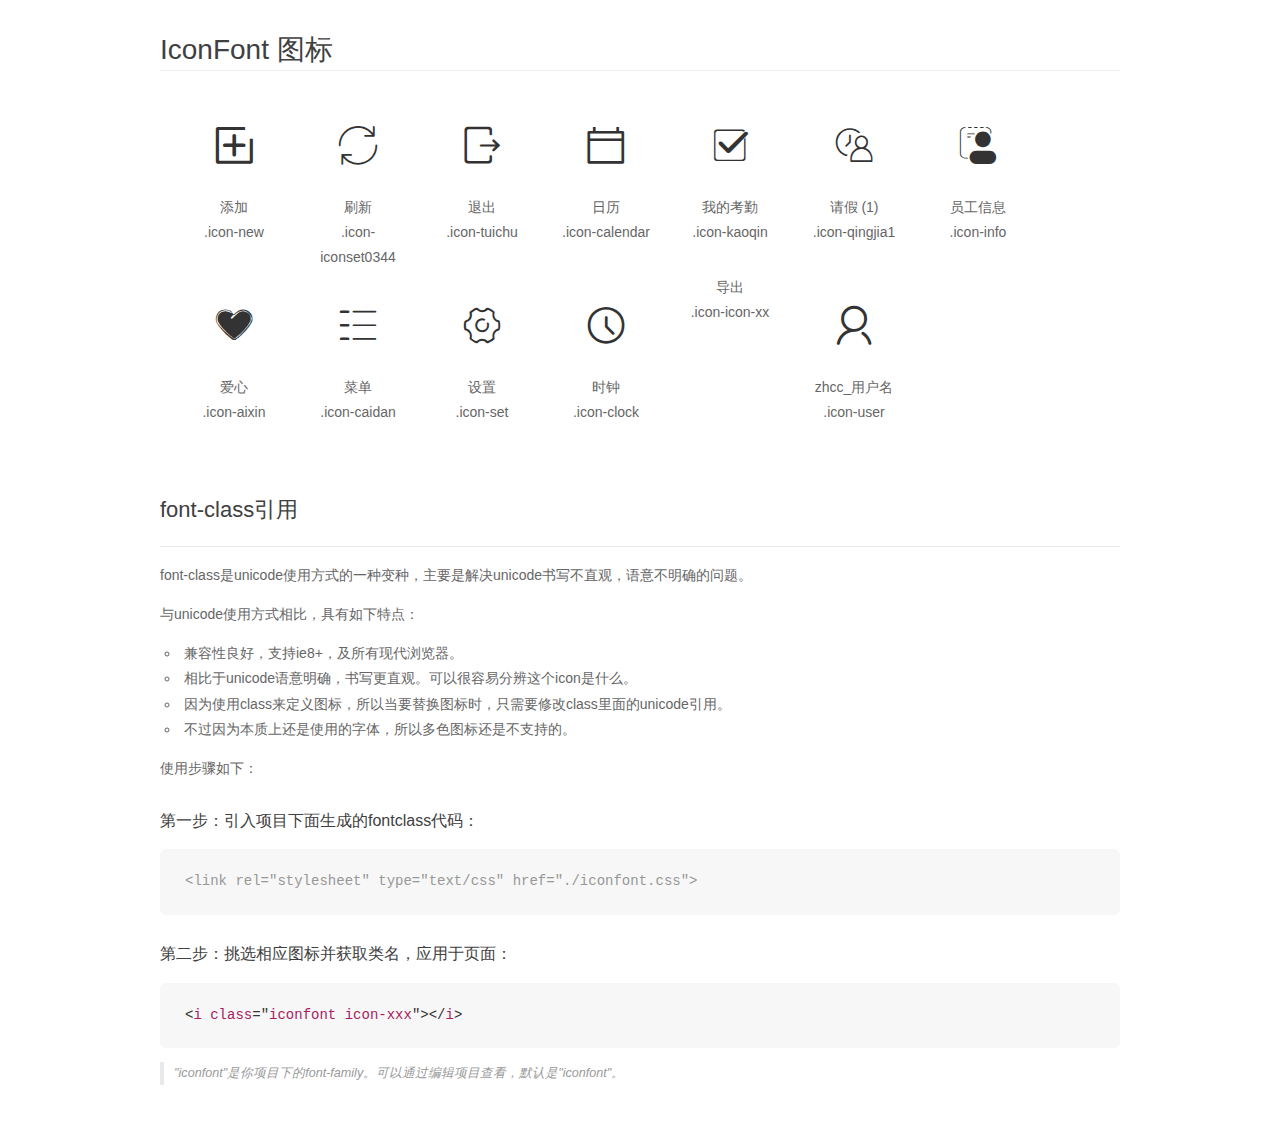
<file: src/main/resources/static/font/demo_fontclass.html>
<!DOCTYPE html>
<html>
<head>
    <meta charset="utf-8"/>
    <title>IconFont</title>
    <link rel="stylesheet" href="demo.css">
    <link rel="stylesheet" href="iconfont.css">
</head>
<body>
    <div class="main markdown">
        <h1>IconFont 图标</h1>
        <ul class="icon_lists clear">
            
                <li>
                <i class="icon iconfont icon-new"></i>
                    <div class="name">添加</div>
                    <div class="fontclass">.icon-new</div>
                </li>
            
                <li>
                <i class="icon iconfont icon-iconset0344"></i>
                    <div class="name">刷新</div>
                    <div class="fontclass">.icon-iconset0344</div>
                </li>
            
                <li>
                <i class="icon iconfont icon-tuichu"></i>
                    <div class="name">退出</div>
                    <div class="fontclass">.icon-tuichu</div>
                </li>
            
                <li>
                <i class="icon iconfont icon-calendar"></i>
                    <div class="name">日历</div>
                    <div class="fontclass">.icon-calendar</div>
                </li>
            
                <li>
                <i class="icon iconfont icon-kaoqin"></i>
                    <div class="name">我的考勤</div>
                    <div class="fontclass">.icon-kaoqin</div>
                </li>
            
                <li>
                <i class="icon iconfont icon-qingjia1"></i>
                    <div class="name">请假 (1)</div>
                    <div class="fontclass">.icon-qingjia1</div>
                </li>
            
                <li>
                <i class="icon iconfont icon-info"></i>
                    <div class="name">员工信息</div>
                    <div class="fontclass">.icon-info</div>
                </li>
            
                <li>
                <i class="icon iconfont icon-aixin"></i>
                    <div class="name">爱心</div>
                    <div class="fontclass">.icon-aixin</div>
                </li>
            
                <li>
                <i class="icon iconfont icon-caidan"></i>
                    <div class="name">菜单</div>
                    <div class="fontclass">.icon-caidan</div>
                </li>
            
                <li>
                <i class="icon iconfont icon-set"></i>
                    <div class="name">设置</div>
                    <div class="fontclass">.icon-set</div>
                </li>
            
                <li>
                <i class="icon iconfont icon-clock"></i>
                    <div class="name">时钟</div>
                    <div class="fontclass">.icon-clock</div>
                </li>
            
                <li>
                <i class="icon iconfont icon-icon-xx"></i>
                    <div class="name">导出</div>
                    <div class="fontclass">.icon-icon-xx</div>
                </li>
            
                <li>
                <i class="icon iconfont icon-user"></i>
                    <div class="name">zhcc_用户名</div>
                    <div class="fontclass">.icon-user</div>
                </li>
            
        </ul>

        <h2 id="font-class-">font-class引用</h2>
        <hr>

        <p>font-class是unicode使用方式的一种变种，主要是解决unicode书写不直观，语意不明确的问题。</p>
        <p>与unicode使用方式相比，具有如下特点：</p>
        <ul>
        <li>兼容性良好，支持ie8+，及所有现代浏览器。</li>
        <li>相比于unicode语意明确，书写更直观。可以很容易分辨这个icon是什么。</li>
        <li>因为使用class来定义图标，所以当要替换图标时，只需要修改class里面的unicode引用。</li>
        <li>不过因为本质上还是使用的字体，所以多色图标还是不支持的。</li>
        </ul>
        <p>使用步骤如下：</p>
        <h3 id="-fontclass-">第一步：引入项目下面生成的fontclass代码：</h3>


        <pre><code class="lang-js hljs javascript"><span class="hljs-comment">&lt;link rel="stylesheet" type="text/css" href="./iconfont.css"&gt;</span></code></pre>
        <h3 id="-">第二步：挑选相应图标并获取类名，应用于页面：</h3>
        <pre><code class="lang-css hljs">&lt;<span class="hljs-selector-tag">i</span> <span class="hljs-selector-tag">class</span>="<span class="hljs-selector-tag">iconfont</span> <span class="hljs-selector-tag">icon-xxx</span>"&gt;&lt;/<span class="hljs-selector-tag">i</span>&gt;</code></pre>
        <blockquote>
        <p>"iconfont"是你项目下的font-family。可以通过编辑项目查看，默认是"iconfont"。</p>
        </blockquote>
    </div>
</body>
</html>
</file>
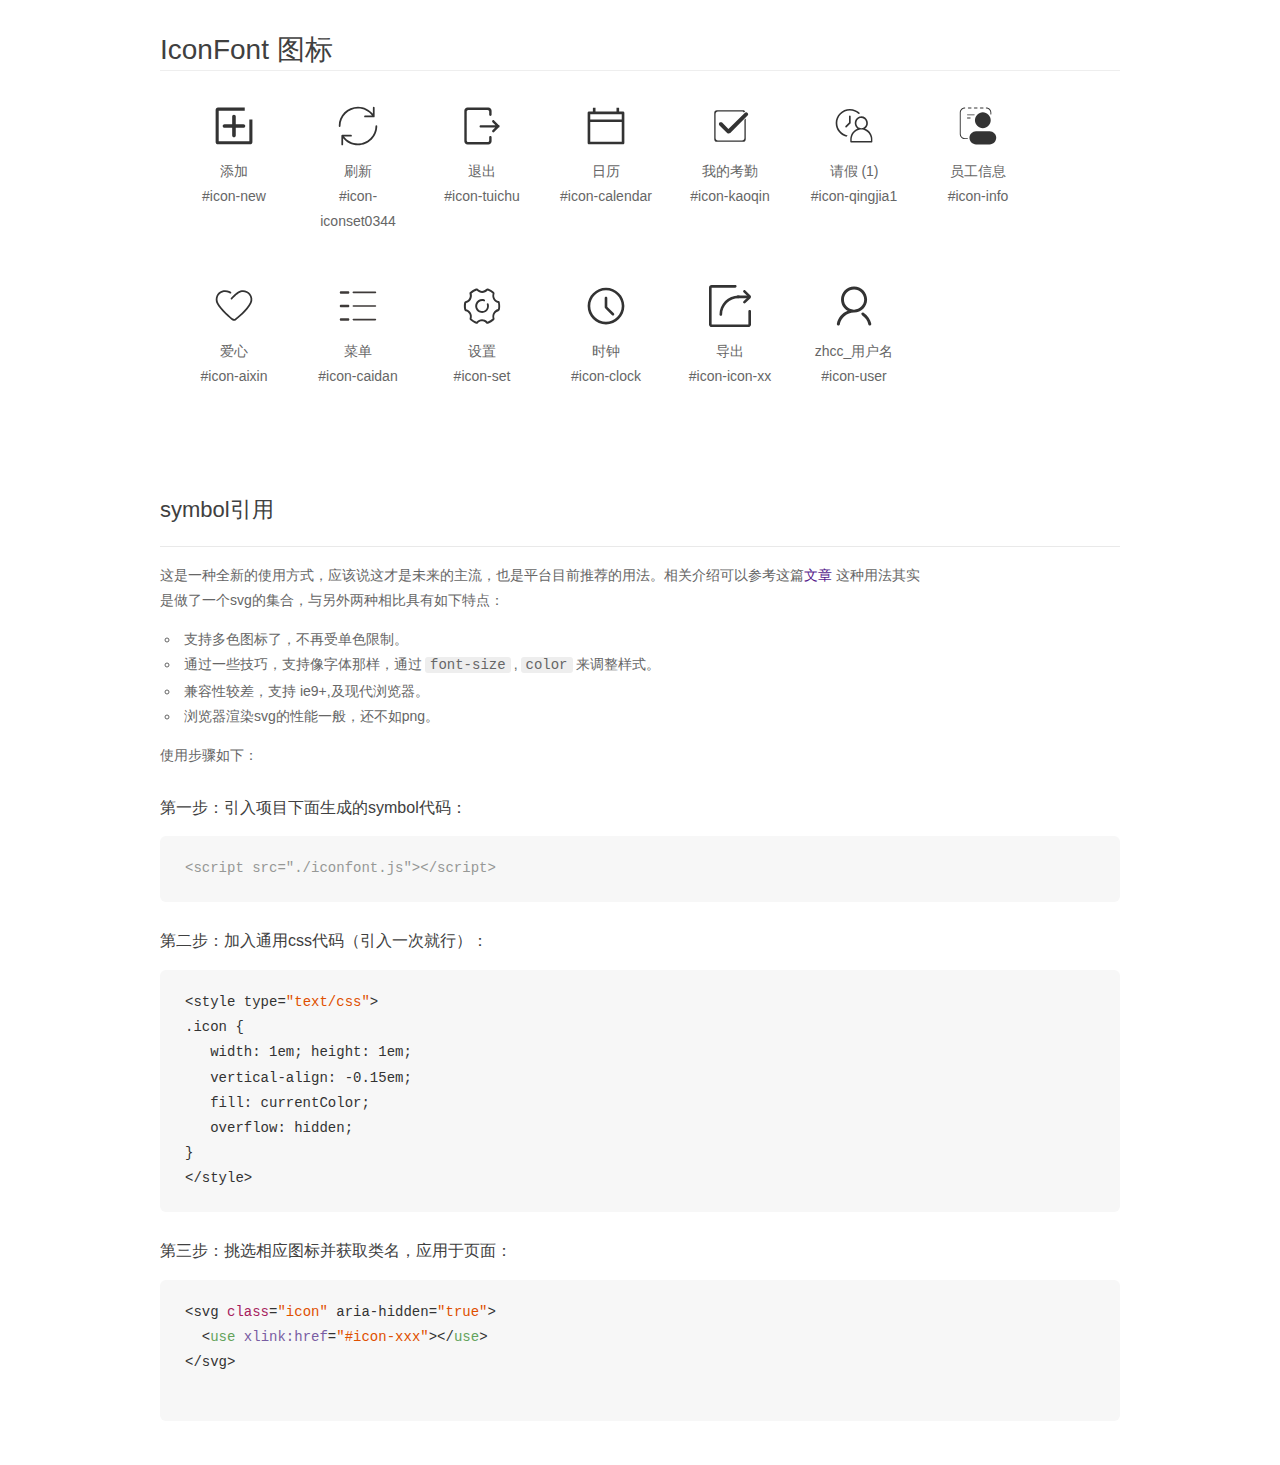
<file: src/main/resources/static/font/demo_symbol.html>
<!DOCTYPE html>
<html>
<head>
    <meta charset="utf-8"/>
    <title>IconFont</title>
    <link rel="stylesheet" href="demo.css">
    <script src="iconfont.js"></script>

    <style type="text/css">
        .icon {
          /* 通过设置 font-size 来改变图标大小 */
          width: 1em; height: 1em;
          /* 图标和文字相邻时，垂直对齐 */
          vertical-align: -0.15em;
          /* 通过设置 color 来改变 SVG 的颜色/fill */
          fill: currentColor;
          /* path 和 stroke 溢出 viewBox 部分在 IE 下会显示
             normalize.css 中也包含这行 */
          overflow: hidden;
        }

    </style>
</head>
<body>
    <div class="main markdown">
        <h1>IconFont 图标</h1>
        <ul class="icon_lists clear">
            
                <li>
                    <svg class="icon" aria-hidden="true">
                        <use xlink:href="#icon-new"></use>
                    </svg>
                    <div class="name">添加</div>
                    <div class="fontclass">#icon-new</div>
                </li>
            
                <li>
                    <svg class="icon" aria-hidden="true">
                        <use xlink:href="#icon-iconset0344"></use>
                    </svg>
                    <div class="name">刷新</div>
                    <div class="fontclass">#icon-iconset0344</div>
                </li>
            
                <li>
                    <svg class="icon" aria-hidden="true">
                        <use xlink:href="#icon-tuichu"></use>
                    </svg>
                    <div class="name">退出</div>
                    <div class="fontclass">#icon-tuichu</div>
                </li>
            
                <li>
                    <svg class="icon" aria-hidden="true">
                        <use xlink:href="#icon-calendar"></use>
                    </svg>
                    <div class="name">日历</div>
                    <div class="fontclass">#icon-calendar</div>
                </li>
            
                <li>
                    <svg class="icon" aria-hidden="true">
                        <use xlink:href="#icon-kaoqin"></use>
                    </svg>
                    <div class="name">我的考勤</div>
                    <div class="fontclass">#icon-kaoqin</div>
                </li>
            
                <li>
                    <svg class="icon" aria-hidden="true">
                        <use xlink:href="#icon-qingjia1"></use>
                    </svg>
                    <div class="name">请假 (1)</div>
                    <div class="fontclass">#icon-qingjia1</div>
                </li>
            
                <li>
                    <svg class="icon" aria-hidden="true">
                        <use xlink:href="#icon-info"></use>
                    </svg>
                    <div class="name">员工信息</div>
                    <div class="fontclass">#icon-info</div>
                </li>
            
                <li>
                    <svg class="icon" aria-hidden="true">
                        <use xlink:href="#icon-aixin"></use>
                    </svg>
                    <div class="name">爱心</div>
                    <div class="fontclass">#icon-aixin</div>
                </li>
            
                <li>
                    <svg class="icon" aria-hidden="true">
                        <use xlink:href="#icon-caidan"></use>
                    </svg>
                    <div class="name">菜单</div>
                    <div class="fontclass">#icon-caidan</div>
                </li>
            
                <li>
                    <svg class="icon" aria-hidden="true">
                        <use xlink:href="#icon-set"></use>
                    </svg>
                    <div class="name">设置</div>
                    <div class="fontclass">#icon-set</div>
                </li>
            
                <li>
                    <svg class="icon" aria-hidden="true">
                        <use xlink:href="#icon-clock"></use>
                    </svg>
                    <div class="name">时钟</div>
                    <div class="fontclass">#icon-clock</div>
                </li>
            
                <li>
                    <svg class="icon" aria-hidden="true">
                        <use xlink:href="#icon-icon-xx"></use>
                    </svg>
                    <div class="name">导出</div>
                    <div class="fontclass">#icon-icon-xx</div>
                </li>
            
                <li>
                    <svg class="icon" aria-hidden="true">
                        <use xlink:href="#icon-user"></use>
                    </svg>
                    <div class="name">zhcc_用户名</div>
                    <div class="fontclass">#icon-user</div>
                </li>
            
        </ul>


        <h2 id="symbol-">symbol引用</h2>
        <hr>

        <p>这是一种全新的使用方式，应该说这才是未来的主流，也是平台目前推荐的用法。相关介绍可以参考这篇<a href="">文章</a>
        这种用法其实是做了一个svg的集合，与另外两种相比具有如下特点：</p>
        <ul>
          <li>支持多色图标了，不再受单色限制。</li>
          <li>通过一些技巧，支持像字体那样，通过<code>font-size</code>,<code>color</code>来调整样式。</li>
          <li>兼容性较差，支持 ie9+,及现代浏览器。</li>
          <li>浏览器渲染svg的性能一般，还不如png。</li>
        </ul>
        <p>使用步骤如下：</p>
        <h3 id="-symbol-">第一步：引入项目下面生成的symbol代码：</h3>
        <pre><code class="lang-js hljs javascript"><span class="hljs-comment">&lt;script src="./iconfont.js"&gt;&lt;/script&gt;</span></code></pre>
        <h3 id="-css-">第二步：加入通用css代码（引入一次就行）：</h3>
        <pre><code class="lang-js hljs javascript">&lt;style type=<span class="hljs-string">"text/css"</span>&gt;
.icon {
   width: <span class="hljs-number">1</span>em; height: <span class="hljs-number">1</span>em;
   vertical-align: <span class="hljs-number">-0.15</span>em;
   fill: currentColor;
   overflow: hidden;
}
&lt;<span class="hljs-regexp">/style&gt;</span></code></pre>
        <h3 id="-">第三步：挑选相应图标并获取类名，应用于页面：</h3>
        <pre><code class="lang-js hljs javascript">&lt;svg <span class="hljs-class"><span class="hljs-keyword">class</span></span>=<span class="hljs-string">"icon"</span> aria-hidden=<span class="hljs-string">"true"</span>&gt;<span class="xml"><span class="hljs-tag">
  &lt;<span class="hljs-name">use</span> <span class="hljs-attr">xlink:href</span>=<span class="hljs-string">"#icon-xxx"</span>&gt;</span><span class="hljs-tag">&lt;/<span class="hljs-name">use</span>&gt;</span>
</span>&lt;<span class="hljs-regexp">/svg&gt;
        </span></code></pre>
    </div>
</body>
</html>
</file>
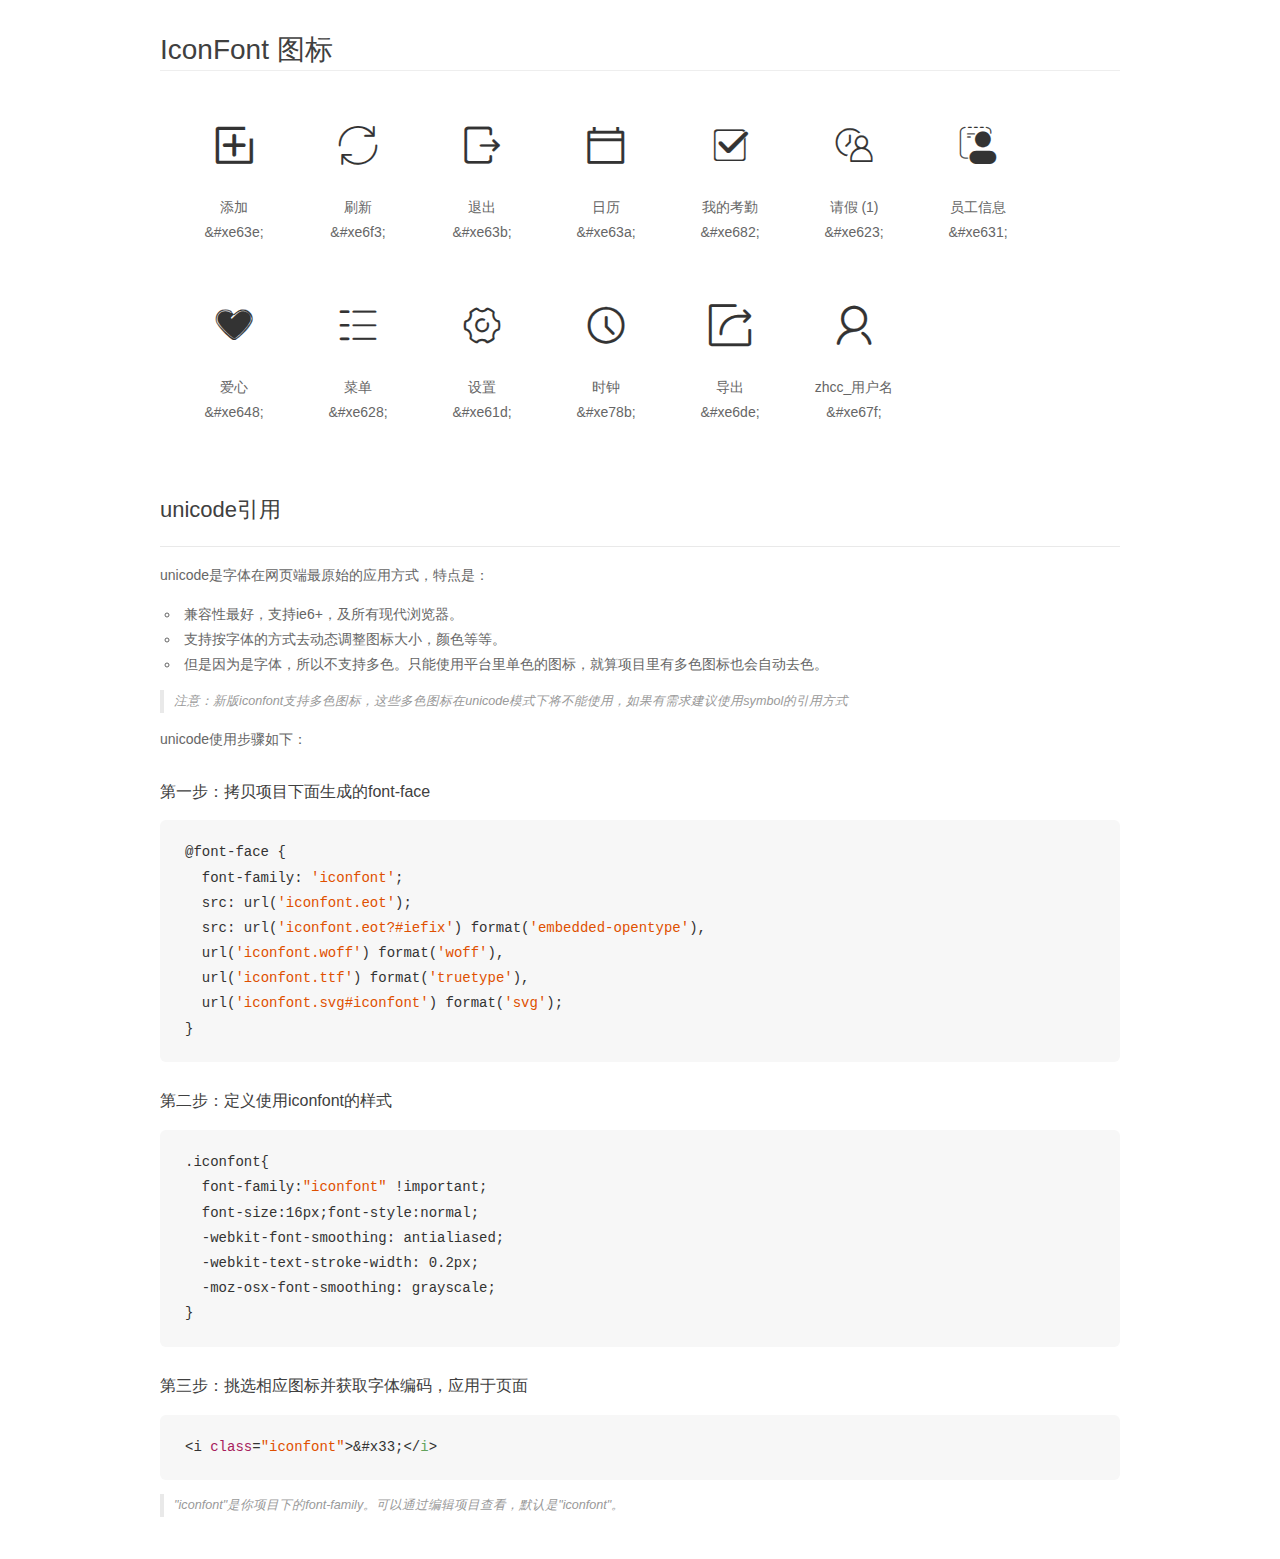
<file: src/main/resources/static/font/demo_unicode.html>
<!DOCTYPE html>
<html>
<head>
    <meta charset="utf-8"/>
    <title>IconFont</title>
    <link rel="stylesheet" href="demo.css">

    <style type="text/css">

        @font-face {font-family: "iconfont";
          src: url('iconfont.eot'); /* IE9*/
          src: url('iconfont.eot#iefix') format('embedded-opentype'), /* IE6-IE8 */
          url('iconfont.woff') format('woff'), /* chrome, firefox */
          url('iconfont.ttf') format('truetype'), /* chrome, firefox, opera, Safari, Android, iOS 4.2+*/
          url('iconfont.svg#iconfont') format('svg'); /* iOS 4.1- */
        }

        .iconfont {
          font-family:"iconfont" !important;
          font-size:16px;
          font-style:normal;
          -webkit-font-smoothing: antialiased;
          -webkit-text-stroke-width: 0.2px;
          -moz-osx-font-smoothing: grayscale;
        }

    </style>
</head>
<body>
    <div class="main markdown">
        <h1>IconFont 图标</h1>
        <ul class="icon_lists clear">
            
                <li>
                <i class="icon iconfont">&#xe63e;</i>
                    <div class="name">添加</div>
                    <div class="code">&amp;#xe63e;</div>
                </li>
            
                <li>
                <i class="icon iconfont">&#xe6f3;</i>
                    <div class="name">刷新</div>
                    <div class="code">&amp;#xe6f3;</div>
                </li>
            
                <li>
                <i class="icon iconfont">&#xe63b;</i>
                    <div class="name">退出</div>
                    <div class="code">&amp;#xe63b;</div>
                </li>
            
                <li>
                <i class="icon iconfont">&#xe63a;</i>
                    <div class="name">日历</div>
                    <div class="code">&amp;#xe63a;</div>
                </li>
            
                <li>
                <i class="icon iconfont">&#xe682;</i>
                    <div class="name">我的考勤</div>
                    <div class="code">&amp;#xe682;</div>
                </li>
            
                <li>
                <i class="icon iconfont">&#xe623;</i>
                    <div class="name">请假 (1)</div>
                    <div class="code">&amp;#xe623;</div>
                </li>
            
                <li>
                <i class="icon iconfont">&#xe631;</i>
                    <div class="name">员工信息</div>
                    <div class="code">&amp;#xe631;</div>
                </li>
            
                <li>
                <i class="icon iconfont">&#xe648;</i>
                    <div class="name">爱心</div>
                    <div class="code">&amp;#xe648;</div>
                </li>
            
                <li>
                <i class="icon iconfont">&#xe628;</i>
                    <div class="name">菜单</div>
                    <div class="code">&amp;#xe628;</div>
                </li>
            
                <li>
                <i class="icon iconfont">&#xe61d;</i>
                    <div class="name">设置</div>
                    <div class="code">&amp;#xe61d;</div>
                </li>
            
                <li>
                <i class="icon iconfont">&#xe78b;</i>
                    <div class="name">时钟</div>
                    <div class="code">&amp;#xe78b;</div>
                </li>
            
                <li>
                <i class="icon iconfont">&#xe6de;</i>
                    <div class="name">导出</div>
                    <div class="code">&amp;#xe6de;</div>
                </li>
            
                <li>
                <i class="icon iconfont">&#xe67f;</i>
                    <div class="name">zhcc_用户名</div>
                    <div class="code">&amp;#xe67f;</div>
                </li>
            
        </ul>
        <h2 id="unicode-">unicode引用</h2>
        <hr>

        <p>unicode是字体在网页端最原始的应用方式，特点是：</p>
        <ul>
        <li>兼容性最好，支持ie6+，及所有现代浏览器。</li>
        <li>支持按字体的方式去动态调整图标大小，颜色等等。</li>
        <li>但是因为是字体，所以不支持多色。只能使用平台里单色的图标，就算项目里有多色图标也会自动去色。</li>
        </ul>
        <blockquote>
        <p>注意：新版iconfont支持多色图标，这些多色图标在unicode模式下将不能使用，如果有需求建议使用symbol的引用方式</p>
        </blockquote>
        <p>unicode使用步骤如下：</p>
        <h3 id="-font-face">第一步：拷贝项目下面生成的font-face</h3>
        <pre><code class="lang-js hljs javascript">@font-face {
  font-family: <span class="hljs-string">'iconfont'</span>;
  src: url(<span class="hljs-string">'iconfont.eot'</span>);
  src: url(<span class="hljs-string">'iconfont.eot?#iefix'</span>) format(<span class="hljs-string">'embedded-opentype'</span>),
  url(<span class="hljs-string">'iconfont.woff'</span>) format(<span class="hljs-string">'woff'</span>),
  url(<span class="hljs-string">'iconfont.ttf'</span>) format(<span class="hljs-string">'truetype'</span>),
  url(<span class="hljs-string">'iconfont.svg#iconfont'</span>) format(<span class="hljs-string">'svg'</span>);
}
</code></pre>
        <h3 id="-iconfont-">第二步：定义使用iconfont的样式</h3>
        <pre><code class="lang-js hljs javascript">.iconfont{
  font-family:<span class="hljs-string">"iconfont"</span> !important;
  font-size:<span class="hljs-number">16</span>px;font-style:normal;
  -webkit-font-smoothing: antialiased;
  -webkit-text-stroke-width: <span class="hljs-number">0.2</span>px;
  -moz-osx-font-smoothing: grayscale;
}
</code></pre>
        <h3 id="-">第三步：挑选相应图标并获取字体编码，应用于页面</h3>
        <pre><code class="lang-js hljs javascript">&lt;i <span class="hljs-class"><span class="hljs-keyword">class</span></span>=<span class="hljs-string">"iconfont"</span>&gt;&amp;#x33;<span class="xml"><span class="hljs-tag">&lt;/<span class="hljs-name">i</span>&gt;</span></span></code></pre>

        <blockquote>
        <p>"iconfont"是你项目下的font-family。可以通过编辑项目查看，默认是"iconfont"。</p>
        </blockquote>
    </div>


</body>
</html>
</file>
<file: src/main/resources/static/font/iconfont.css>
@font-face {font-family: "iconfont";
  src: url('iconfont.eot?t=1520824891574'); /* IE9*/
  src: url('iconfont.eot?t=1520824891574#iefix') format('embedded-opentype'), /* IE6-IE8 */
  url('[data-uri]') format('woff'),
  url('iconfont.ttf?t=1520824891574') format('truetype'), /* chrome, firefox, opera, Safari, Android, iOS 4.2+*/
  url('iconfont.svg?t=1520824891574#iconfont') format('svg'); /* iOS 4.1- */
}

.iconfont {
  font-family:"iconfont" !important;
  font-size:16px;
  font-style:normal;
  -webkit-font-smoothing: antialiased;
  -moz-osx-font-smoothing: grayscale;
}

.icon-new:before { content: "\e63e"; }

.icon-iconset0344:before { content: "\e6f3"; }

.icon-tuichu:before { content: "\e63b"; }

.icon-calendar:before { content: "\e63a"; }

.icon-kaoqin:before { content: "\e682"; }

.icon-qingjia1:before { content: "\e623"; }

.icon-info:before { content: "\e631"; }

.icon-aixin:before { content: "\e648"; }

.icon-caidan:before { content: "\e628"; }

.icon-set:before { content: "\e61d"; }

.icon-clock:before { content: "\e78b"; }

.icon-xx:before { content: "\e6de"; }

.icon-user:before { content: "\e67f"; }
</file>
<file: src/main/resources/static/font/demo.css>
*{margin: 0;padding: 0;list-style: none;}
/*
KISSY CSS Reset
理念：1. reset 的目的不是清除浏览器的默认样式，这仅是部分工作。清除和重置是紧密不可分的。
2. reset 的目的不是让默认样式在所有浏览器下一致，而是减少默认样式有可能带来的问题。
3. reset 期望提供一套普适通用的基础样式。但没有银弹，推荐根据具体需求，裁剪和修改后再使用。
特色：1. 适应中文；2. 基于最新主流浏览器。
维护：玉伯<lifesinger@gmail.com>, 正淳<ragecarrier@gmail.com>
 */

/** 清除内外边距 **/
body, h1, h2, h3, h4, h5, h6, hr, p, blockquote, /* structural elements 结构元素 */
dl, dt, dd, ul, ol, li, /* list elements 列表元素 */
pre, /* text formatting elements 文本格式元素 */
form, fieldset, legend, button, input, textarea, /* form elements 表单元素 */
th, td /* table elements 表格元素 */ {
  margin: 0;
  padding: 0;
}

/** 设置默认字体 **/
body,
button, input, select, textarea /* for ie */ {
  font: 12px/1.5 tahoma, arial, \5b8b\4f53, sans-serif;
}
h1, h2, h3, h4, h5, h6 { font-size: 100%; }
address, cite, dfn, em, var { font-style: normal; } /* 将斜体扶正 */
code, kbd, pre, samp { font-family: courier new, courier, monospace; } /* 统一等宽字体 */
small { font-size: 12px; } /* 小于 12px 的中文很难阅读，让 small 正常化 */

/** 重置列表元素 **/
ul, ol { list-style: none; }

/** 重置文本格式元素 **/
a { text-decoration: none; }
a:hover { text-decoration: underline; }


/** 重置表单元素 **/
legend { color: #000; } /* for ie6 */
fieldset, img { border: 0; } /* img 搭车：让链接里的 img 无边框 */
button, input, select, textarea { font-size: 100%; } /* 使得表单元素在 ie 下能继承字体大小 */
/* 注：optgroup 无法扶正 */

/** 重置表格元素 **/
table { border-collapse: collapse; border-spacing: 0; }

/* 清除浮动 */
.ks-clear:after, .clear:after {
  content: '\20';
  display: block;
  height: 0;
  clear: both;
}
.ks-clear, .clear {
  *zoom: 1;
}

.main {
  padding: 30px 100px;
width: 960px;
margin: 0 auto;
}
.main h1{font-size:36px; color:#333; text-align:left;margin-bottom:30px; border-bottom: 1px solid #eee;}

.helps{margin-top:40px;}
.helps pre{
  padding:20px;
  margin:10px 0;
  border:solid 1px #e7e1cd;
  background-color: #fffdef;
  overflow: auto;
}

.icon_lists{
  width: 100% !important;

}

.icon_lists li{
  float:left;
  width: 100px;
  height:180px;
  text-align: center;
  list-style: none !important;
}
.icon_lists .icon{
  font-size: 42px;
  line-height: 100px;
  margin: 10px 0;
  color:#333;
  -webkit-transition: font-size 0.25s ease-out 0s;
  -moz-transition: font-size 0.25s ease-out 0s;
  transition: font-size 0.25s ease-out 0s;

}
.icon_lists .icon:hover{
  font-size: 100px;
}



.markdown {
  color: #666;
  font-size: 14px;
  line-height: 1.8;
}

.highlight {
  line-height: 1.5;
}

.markdown img {
  vertical-align: middle;
  max-width: 100%;
}

.markdown h1 {
  color: #404040;
  font-weight: 500;
  line-height: 40px;
  margin-bottom: 24px;
}

.markdown h2,
.markdown h3,
.markdown h4,
.markdown h5,
.markdown h6 {
  color: #404040;
  margin: 1.6em 0 0.6em 0;
  font-weight: 500;
  clear: both;
}

.markdown h1 {
  font-size: 28px;
}

.markdown h2 {
  font-size: 22px;
}

.markdown h3 {
  font-size: 16px;
}

.markdown h4 {
  font-size: 14px;
}

.markdown h5 {
  font-size: 12px;
}

.markdown h6 {
  font-size: 12px;
}

.markdown hr {
  height: 1px;
  border: 0;
  background: #e9e9e9;
  margin: 16px 0;
  clear: both;
}

.markdown p,
.markdown pre {
  margin: 1em 0;
}

.markdown > p,
.markdown > blockquote,
.markdown > .highlight,
.markdown > ol,
.markdown > ul {
  width: 80%;
}

.markdown ul > li {
  list-style: circle;
}

.markdown > ul li,
.markdown blockquote ul > li {
  margin-left: 20px;
  padding-left: 4px;
}

.markdown > ul li p,
.markdown > ol li p {
  margin: 0.6em 0;
}

.markdown ol > li {
  list-style: decimal;
}

.markdown > ol li,
.markdown blockquote ol > li {
  margin-left: 20px;
  padding-left: 4px;
}

.markdown code {
  margin: 0 3px;
  padding: 0 5px;
  background: #eee;
  border-radius: 3px;
}

.markdown pre {
  border-radius: 6px;
  background: #f7f7f7;
  padding: 20px;
}

.markdown pre code {
  border: none;
  background: #f7f7f7;
  margin: 0;
}

.markdown strong,
.markdown b {
  font-weight: 600;
}

.markdown > table {
  border-collapse: collapse;
  border-spacing: 0px;
  empty-cells: show;
  border: 1px solid #e9e9e9;
  width: 95%;
  margin-bottom: 24px;
}

.markdown > table th {
  white-space: nowrap;
  color: #333;
  font-weight: 600;

}

.markdown > table th,
.markdown > table td {
  border: 1px solid #e9e9e9;
  padding: 8px 16px;
  text-align: left;
}

.markdown > table th {
  background: #F7F7F7;
}

.markdown blockquote {
  font-size: 90%;
  color: #999;
  border-left: 4px solid #e9e9e9;
  padding-left: 0.8em;
  margin: 1em 0;
  font-style: italic;
}

.markdown blockquote p {
  margin: 0;
}

.markdown .anchor {
  opacity: 0;
  transition: opacity 0.3s ease;
  margin-left: 8px;
}

.markdown .waiting {
  color: #ccc;
}

.markdown h1:hover .anchor,
.markdown h2:hover .anchor,
.markdown h3:hover .anchor,
.markdown h4:hover .anchor,
.markdown h5:hover .anchor,
.markdown h6:hover .anchor {
  opacity: 1;
  display: inline-block;
}

.markdown > br,
.markdown > p > br {
  clear: both;
}


.hljs {
  display: block;
  background: white;
  padding: 0.5em;
  color: #333333;
  overflow-x: auto;
}

.hljs-comment,
.hljs-meta {
  color: #969896;
}

.hljs-string,
.hljs-variable,
.hljs-template-variable,
.hljs-strong,
.hljs-emphasis,
.hljs-quote {
  color: #df5000;
}

.hljs-keyword,
.hljs-selector-tag,
.hljs-type {
  color: #a71d5d;
}

.hljs-literal,
.hljs-symbol,
.hljs-bullet,
.hljs-attribute {
  color: #0086b3;
}

.hljs-section,
.hljs-name {
  color: #63a35c;
}

.hljs-tag {
  color: #333333;
}

.hljs-title,
.hljs-attr,
.hljs-selector-id,
.hljs-selector-class,
.hljs-selector-attr,
.hljs-selector-pseudo {
  color: #795da3;
}

.hljs-addition {
  color: #55a532;
  background-color: #eaffea;
}

.hljs-deletion {
  color: #bd2c00;
  background-color: #ffecec;
}

.hljs-link {
  text-decoration: underline;
}

pre{
  background: #fff;
}
</file>
